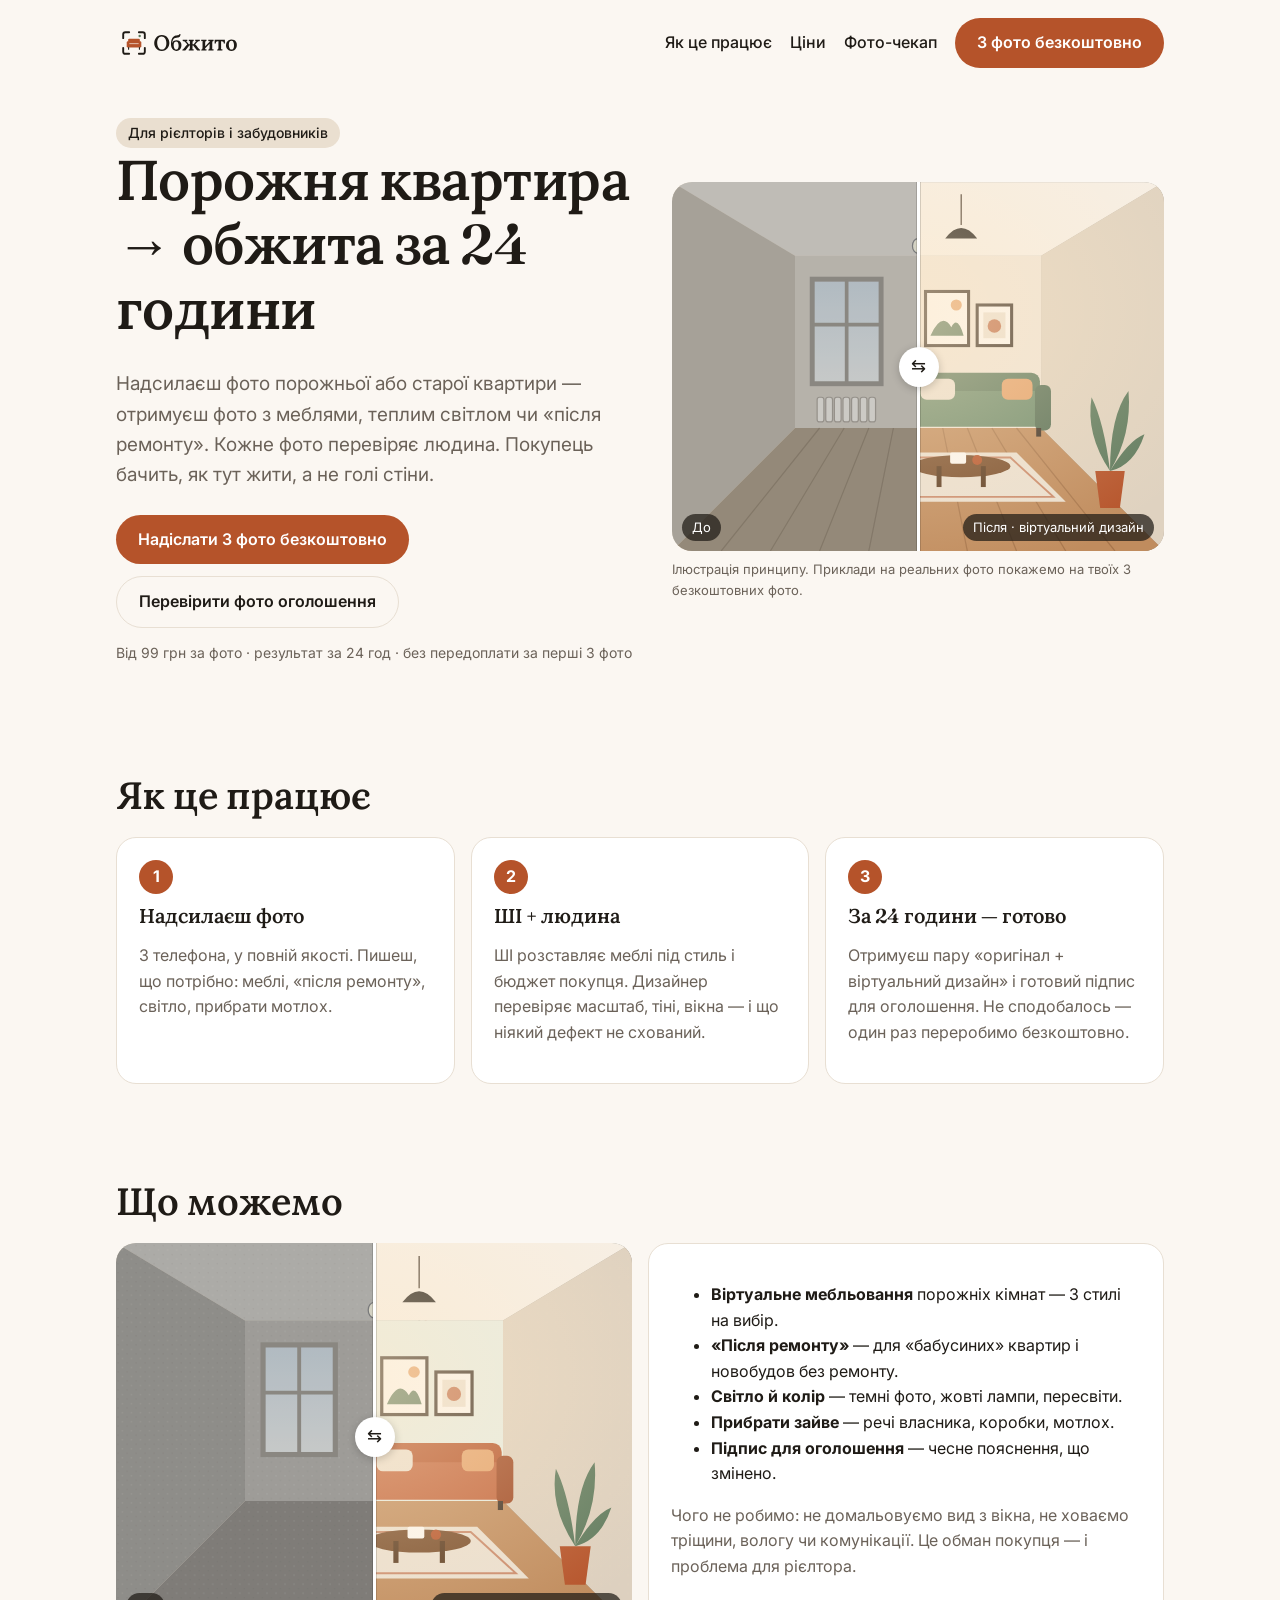
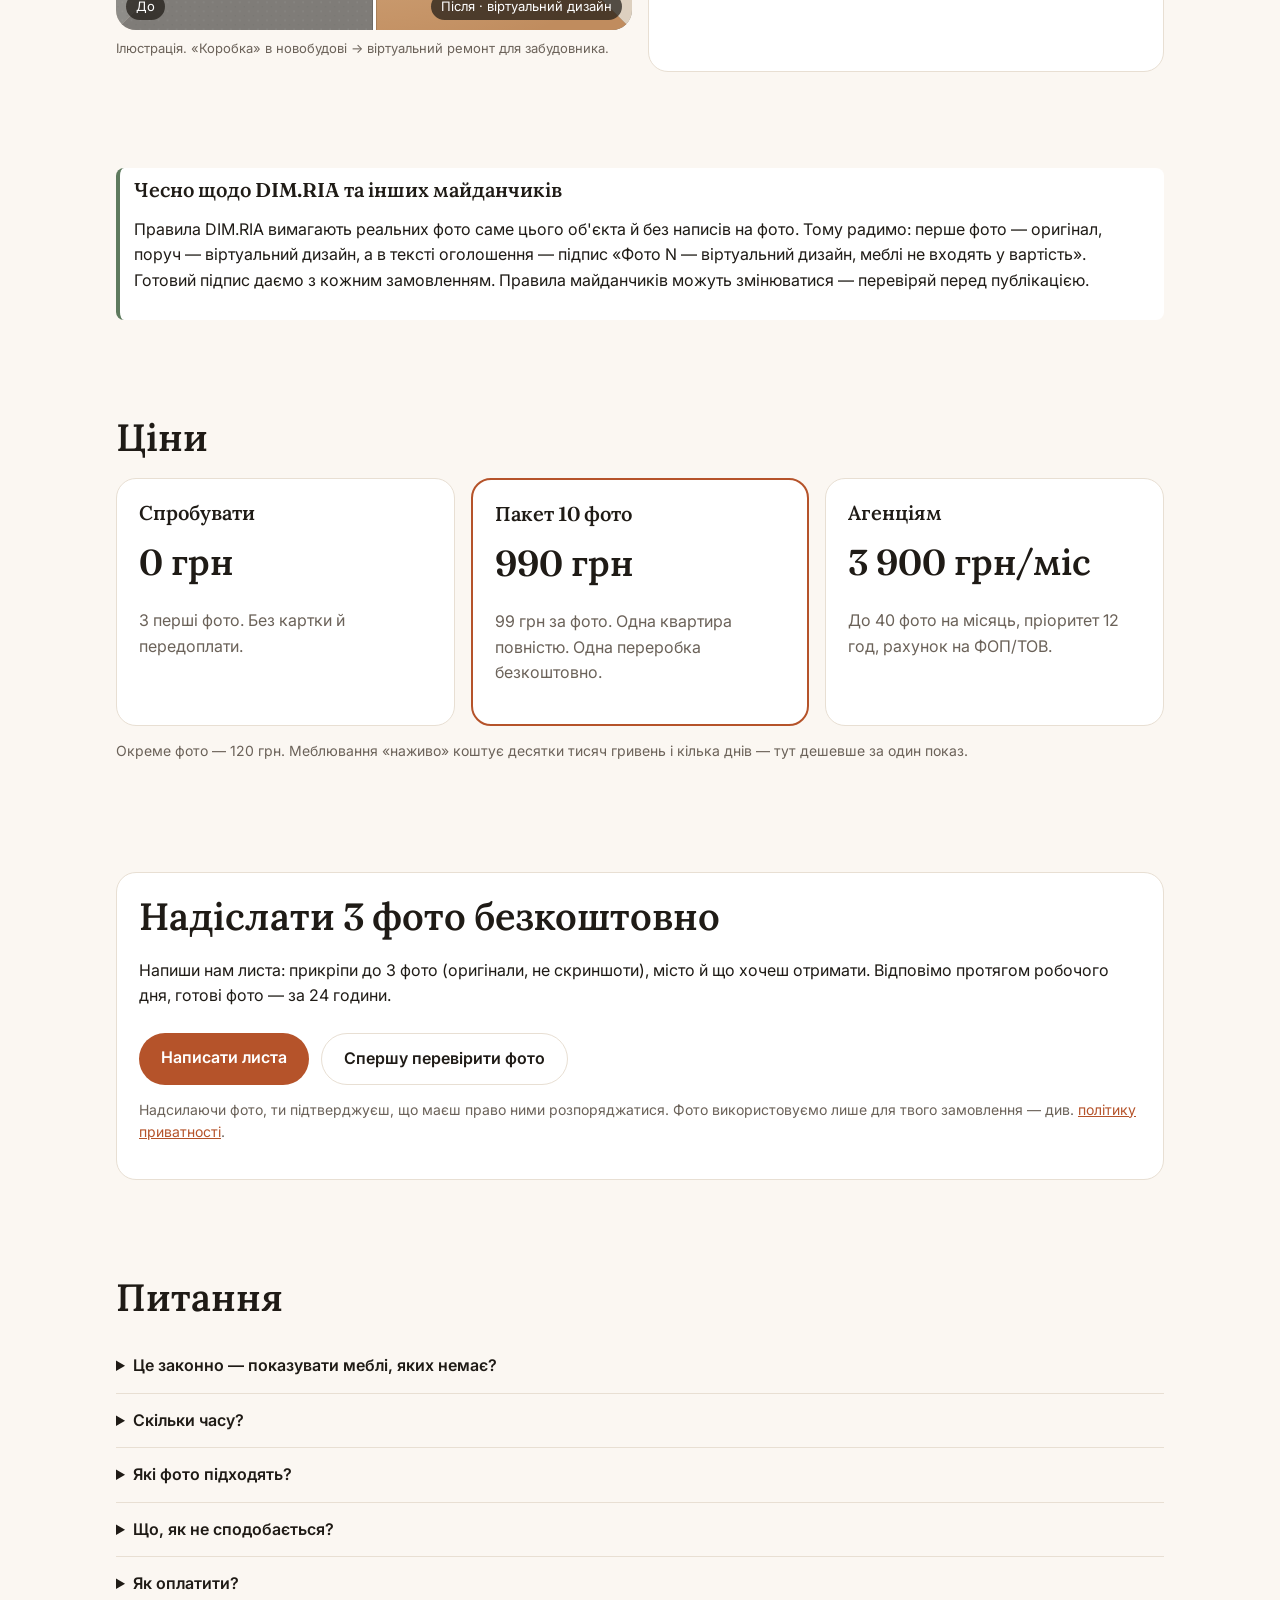
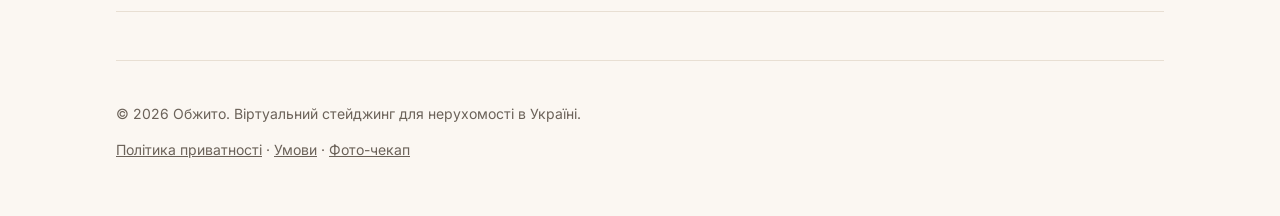
<file: index.html>
<!doctype html>
<html lang="uk">
<head>
<meta charset="utf-8">
<meta name="viewport" content="width=device-width,initial-scale=1">
<title>Обжито — віртуальне мебльовання квартир для рієлторів</title>
<meta name="description" content="Надішли фото порожньої квартири — за 24 години отримаєш фото з меблями, кращим світлом чи «після ремонту». Перші 3 фото безкоштовно.">
<meta property="og:title" content="Обжито — порожня квартира → обжита за 24 години">
<meta property="og:description" content="Віртуальне мебльовання для рієлторів і забудовників. Перші 3 фото безкоштовно.">
<meta property="og:image" content="og-image.png">
<link rel="icon" href="favicon.svg" type="image/svg+xml">
<link rel="preconnect" href="https://fonts.googleapis.com"><link rel="preconnect" href="https://fonts.gstatic.com" crossorigin>
<link href="https://fonts.googleapis.com/css2?family=Fraunces:opsz,wght@9..144,600&family=Inter:wght@400;500;600;700&family=Lora:wght@600&display=swap" rel="stylesheet">
<link rel="stylesheet" href="styles.css">
</head>
<body>
<div class="wrap">
<header class="top">
  <a class="logo" href="./" aria-label="Обжито — на головну"><img class="light" src="logo.svg" alt="Обжито"><img class="dark" src="logo-dark.svg" alt="Обжито"></a>
  <nav><a href="#how">Як це працює</a><a href="#price">Ціни</a><a href="check.html">Фото-чекап</a><a class="btn" href="#order" data-testid="nav-order">3 фото безкоштовно</a></nav>
</header>

<section class="hero">
  <div>
    <span class="pill">Для рієлторів і забудовників</span>
    <h1>Порожня квартира → обжита за 24 години</h1>
    <p class="lead">Надсилаєш фото порожньої або старої квартири — отримуєш фото з меблями, теплим світлом чи «після ремонту». Кожне фото перевіряє людина. Покупець бачить, як тут жити, а не голі стіни.</p>
    <div class="cta-row">
      <a class="btn" href="#order">Надіслати 3 фото безкоштовно</a>
      <a class="btn ghost" href="check.html">Перевірити фото оголошення</a>
    </div>
    <p class="muted" style="font-size:14px">Від 99 грн за фото · результат за 24 год · без передоплати за перші 3 фото</p>
  </div>
  <div>
    <div class="ba" data-ba style="--pos:50%">
      <img src="img/room-before.svg" alt="Ілюстрація: порожня кімната з голими стінами">
      <img class="after" src="img/room-after.svg" alt="Ілюстрація: та сама кімната з диваном, лампою й рослинами">
      <span class="handle" aria-hidden="true"></span>
      <span class="tag l">До</span><span class="tag r">Після · віртуальний дизайн</span>
      <input type="range" min="0" max="100" value="50" aria-label="Порівняти до і після">
    </div>
    <p class="caption">Ілюстрація принципу. Приклади на реальних фото покажемо на твоїх 3 безкоштовних фото.</p>
  </div>
</section>

<section id="how">
  <h2>Як це працює</h2>
  <div class="grid3">
    <div class="card step"><b>1</b><h3>Надсилаєш фото</h3><p class="muted">З телефона, у повній якості. Пишеш, що потрібно: меблі, «після ремонту», світло, прибрати мотлох.</p></div>
    <div class="card step"><b>2</b><h3>ШІ + людина</h3><p class="muted">ШІ розставляє меблі під стиль і бюджет покупця. Дизайнер перевіряє масштаб, тіні, вікна — і що ніякий дефект не схований.</p></div>
    <div class="card step"><b>3</b><h3>За 24 години — готово</h3><p class="muted">Отримуєш пару «оригінал + віртуальний дизайн» і готовий підпис для оголошення. Не сподобалось — один раз переробимо безкоштовно.</p></div>
  </div>
</section>

<section>
  <h2>Що можемо</h2>
  <div class="grid2">
    <div>
      <div class="ba" data-ba style="--pos:50%">
        <img src="img/box-before.svg" alt="Ілюстрація: квартира в новобудові без ремонту, бетон">
        <img class="after" src="img/box-after.svg" alt="Ілюстрація: та сама квартира після віртуального ремонту з меблями">
        <span class="handle" aria-hidden="true"></span>
        <span class="tag l">До</span><span class="tag r">Після · віртуальний дизайн</span>
        <input type="range" min="0" max="100" value="50" aria-label="Порівняти до і після">
      </div>
      <p class="caption">Ілюстрація. «Коробка» в новобудові → віртуальний ремонт для забудовника.</p>
    </div>
    <div class="card">
      <ul>
        <li><b>Віртуальне мебльовання</b> порожніх кімнат — 3 стилі на вибір.</li>
        <li><b>«Після ремонту»</b> — для «бабусиних» квартир і новобудов без ремонту.</li>
        <li><b>Світло й колір</b> — темні фото, жовті лампи, пересвіти.</li>
        <li><b>Прибрати зайве</b> — речі власника, коробки, мотлох.</li>
        <li><b>Підпис для оголошення</b> — чесне пояснення, що змінено.</li>
      </ul>
      <p class="muted">Чого не робимо: не домальовуємо вид з вікна, не ховаємо тріщини, вологу чи комунікації. Це обман покупця — і проблема для рієлтора.</p>
    </div>
  </div>
</section>

<section>
  <div class="note">
    <h3>Чесно щодо DIM.RIA та інших майданчиків</h3>
    <p>Правила DIM.RIA вимагають реальних фото саме цього об'єкта й без написів на фото. Тому радимо: перше фото — оригінал, поруч — віртуальний дизайн, а в тексті оголошення — підпис «Фото N — віртуальний дизайн, меблі не входять у вартість». Готовий підпис даємо з кожним замовленням. Правила майданчиків можуть змінюватися — перевіряй перед публікацією.</p>
  </div>
</section>

<section id="price">
  <h2>Ціни</h2>
  <div class="grid3">
    <div class="card price"><h3>Спробувати</h3><div class="num">0 грн</div><p class="muted">3 перші фото. Без картки й передоплати.</p></div>
    <div class="card price hl"><h3>Пакет 10 фото</h3><div class="num">990 грн</div><p class="muted">99 грн за фото. Одна квартира повністю. Одна переробка безкоштовно.</p></div>
    <div class="card price"><h3>Агенціям</h3><div class="num">3 900 грн/міс</div><p class="muted">До 40 фото на місяць, пріоритет 12 год, рахунок на ФОП/ТОВ.</p></div>
  </div>
  <p class="muted" style="font-size:14px">Окреме фото — 120 грн. Меблювання «наживо» коштує десятки тисяч гривень і кілька днів — тут дешевше за один показ.</p>
</section>

<section id="order">
  <div class="card">
    <h2>Надіслати 3 фото безкоштовно</h2>
    <p>Напиши нам листа: прикріпи до 3 фото (оригінали, не скриншоти), місто й що хочеш отримати. Відповімо протягом робочого дня, готові фото — за 24 години.</p>
    <div class="cta-row">
      <a class="btn" data-contact="mail" href="mailto:hello@obzhyto.com.ua?subject=%D0%A5%D0%BE%D1%87%D1%83%203%20%D1%84%D0%BE%D1%82%D0%BE%20%D0%B1%D0%B5%D0%B7%D0%BA%D0%BE%D1%88%D1%82%D0%BE%D0%B2%D0%BD%D0%BE">Написати листа</a>
      <a class="btn ghost" href="check.html">Спершу перевірити фото</a>
    </div>
    <p class="muted" style="font-size:14px">Надсилаючи фото, ти підтверджуєш, що маєш право ними розпоряджатися. Фото використовуємо лише для твого замовлення — див. <a href="privacy.html">політику приватності</a>.</p>
  </div>
</section>

<section>
  <h2>Питання</h2>
  <details><summary>Це законно — показувати меблі, яких немає?</summary><p>Так, якщо чесно позначено. Ми завжди даємо пару «оригінал + віртуальний дизайн» і підпис для оголошення. Не ховаємо дефектів і не змінюємо вид з вікна, планування чи розміри.</p></details>
  <details><summary>Скільки часу?</summary><p>До 24 годин з моменту, як отримали фото. Для агенцій на підписці — до 12 годин.</p></details>
  <details><summary>Які фото підходять?</summary><p>Горизонтальні, світлі, у повній якості, знято з кута кімнати на висоті грудей. Перевір свої фото в <a href="check.html">безкоштовному фото-чекапі</a> — він працює просто в браузері.</p></details>
  <details><summary>Що, як не сподобається?</summary><p>Переробимо безкоштовно один раз — напиши, що змінити.</p></details>
  <details><summary>Як оплатити?</summary><p>Карткою за посиланням або за рахунком (для агенцій). Перші 3 фото — безкоштовно, без картки.</p></details>
</section>

<footer>
  <p>© 2026 Обжито. Віртуальний стейджинг для нерухомості в Україні.</p>
  <p><a href="privacy.html">Політика приватності</a> · <a href="terms.html">Умови</a> · <a href="check.html">Фото-чекап</a></p>
</footer>
</div>
<script>
document.querySelectorAll('[data-ba]').forEach(function (el) {
  var input = el.querySelector('input');
  input.addEventListener('input', function () { el.style.setProperty('--pos', input.value + '%'); });
});
</script>
</body>
</html>
</file>
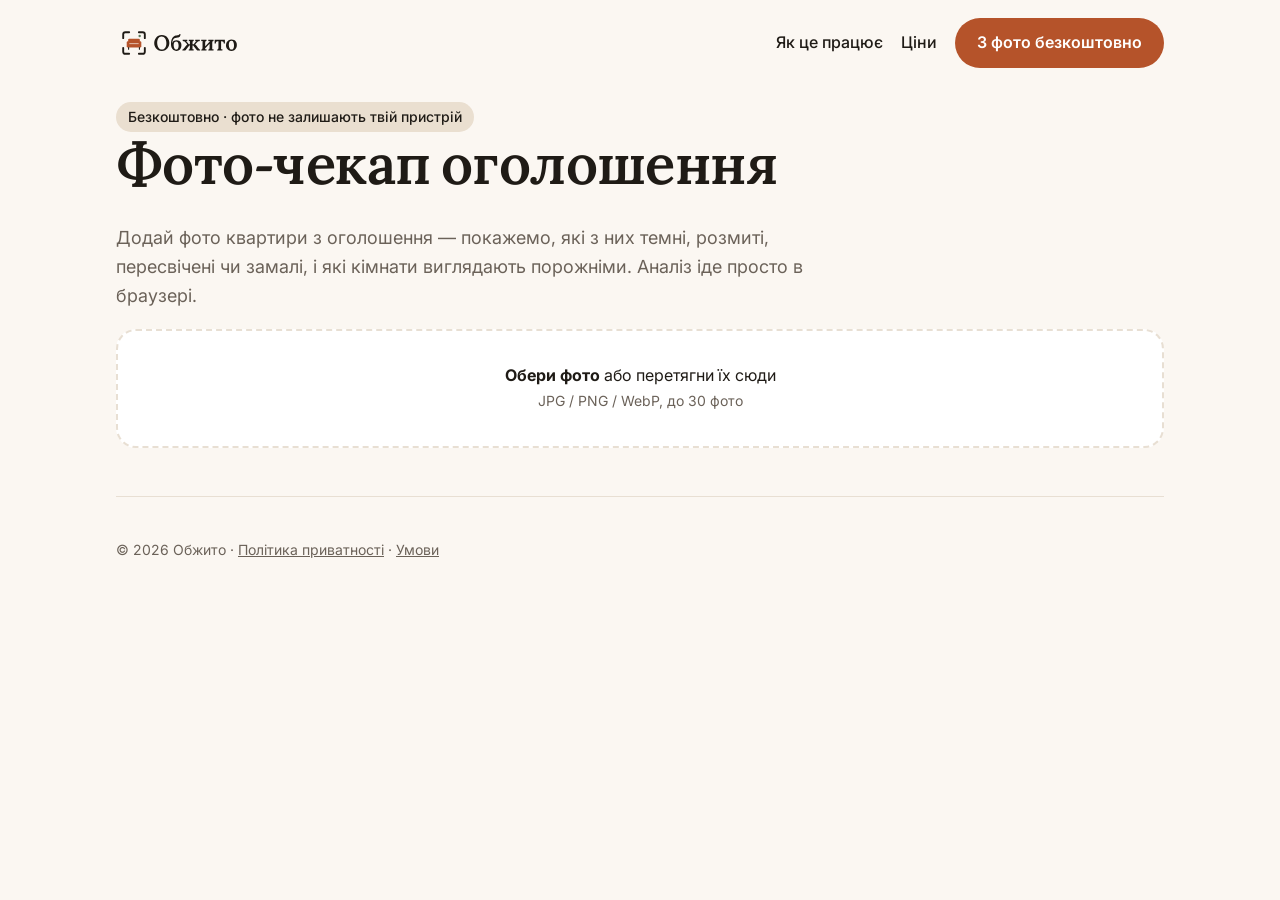
<file: check.html>
<!doctype html>
<html lang="uk">
<head>
<meta charset="utf-8">
<meta name="viewport" content="width=device-width,initial-scale=1">
<title>Фото-чекап оголошення — Обжито</title>
<meta name="description" content="Безкоштовно перевір фото оголошення про нерухомість: темні, розмиті, пересвічені, порожні кімнати. Фото нікуди не відправляються.">
<meta property="og:image" content="og-image.png">
<link rel="icon" href="favicon.svg" type="image/svg+xml">
<link rel="preconnect" href="https://fonts.googleapis.com"><link rel="preconnect" href="https://fonts.gstatic.com" crossorigin>
<link href="https://fonts.googleapis.com/css2?family=Fraunces:opsz,wght@9..144,600&family=Inter:wght@400;500;600;700&family=Lora:wght@600&display=swap" rel="stylesheet">
<link rel="stylesheet" href="styles.css">
</head>
<body>
<div class="wrap">
<header class="top">
  <a class="logo" href="./" aria-label="Обжито — на головну"><img class="light" src="logo.svg" alt="Обжито"><img class="dark" src="logo-dark.svg" alt="Обжито"></a>
  <nav><a href="./#how">Як це працює</a><a href="./#price">Ціни</a><a class="btn" href="./#order">3 фото безкоштовно</a></nav>
</header>

<section style="padding-top:16px">
  <span class="pill">Безкоштовно · фото не залишають твій пристрій</span>
  <h1>Фото-чекап оголошення</h1>
  <p class="lead muted" style="font-size:18px;max-width:40em">Додай фото квартири з оголошення — покажемо, які з них темні, розмиті, пересвічені чи замалі, і які кімнати виглядають порожніми. Аналіз іде просто в браузері.</p>

  <label class="drop" id="drop" data-testid="drop">
    <input type="file" id="files" accept="image/*" multiple hidden>
    <strong>Обери фото</strong> або перетягни їх сюди<br>
    <span class="muted" style="font-size:14px">JPG / PNG / WebP, до 30 фото</span>
  </label>
</section>

<section id="result" hidden style="padding-top:0">
  <div class="card" style="display:flex;gap:24px;flex-wrap:wrap;align-items:center">
    <div><div class="score" id="score">—</div><div class="muted">бал оголошення зі 100</div></div>
    <div style="flex:1;min-width:240px"><ul id="tips" style="margin:0;padding-left:18px"></ul></div>
  </div>
  <div class="photos" id="photos"></div>
  <div class="card" id="cta" style="margin-top:20px">
    <h3>Хочеш, щоб ці фото продавали?</h3>
    <p class="muted">Виправимо світло, приберемо зайве або віртуально мебльуємо порожні кімнати. Перші 3 фото — безкоштовно, за 24 години.</p>
    <a class="btn" href="./#order">Надіслати 3 фото безкоштовно</a>
  </div>
  <p class="caption">Це автоматична оцінка за простими правилами (яскравість, контраст, різкість, розмір). Вона може помилятися — довіряй і своєму оку.</p>
</section>

<footer>
  <p>© 2026 Обжито · <a href="privacy.html">Політика приватності</a> · <a href="terms.html">Умови</a></p>
</footer>
</div>
<script src="photo-core.js"></script>
<script src="checker.js"></script>
</body>
</html>
</file>
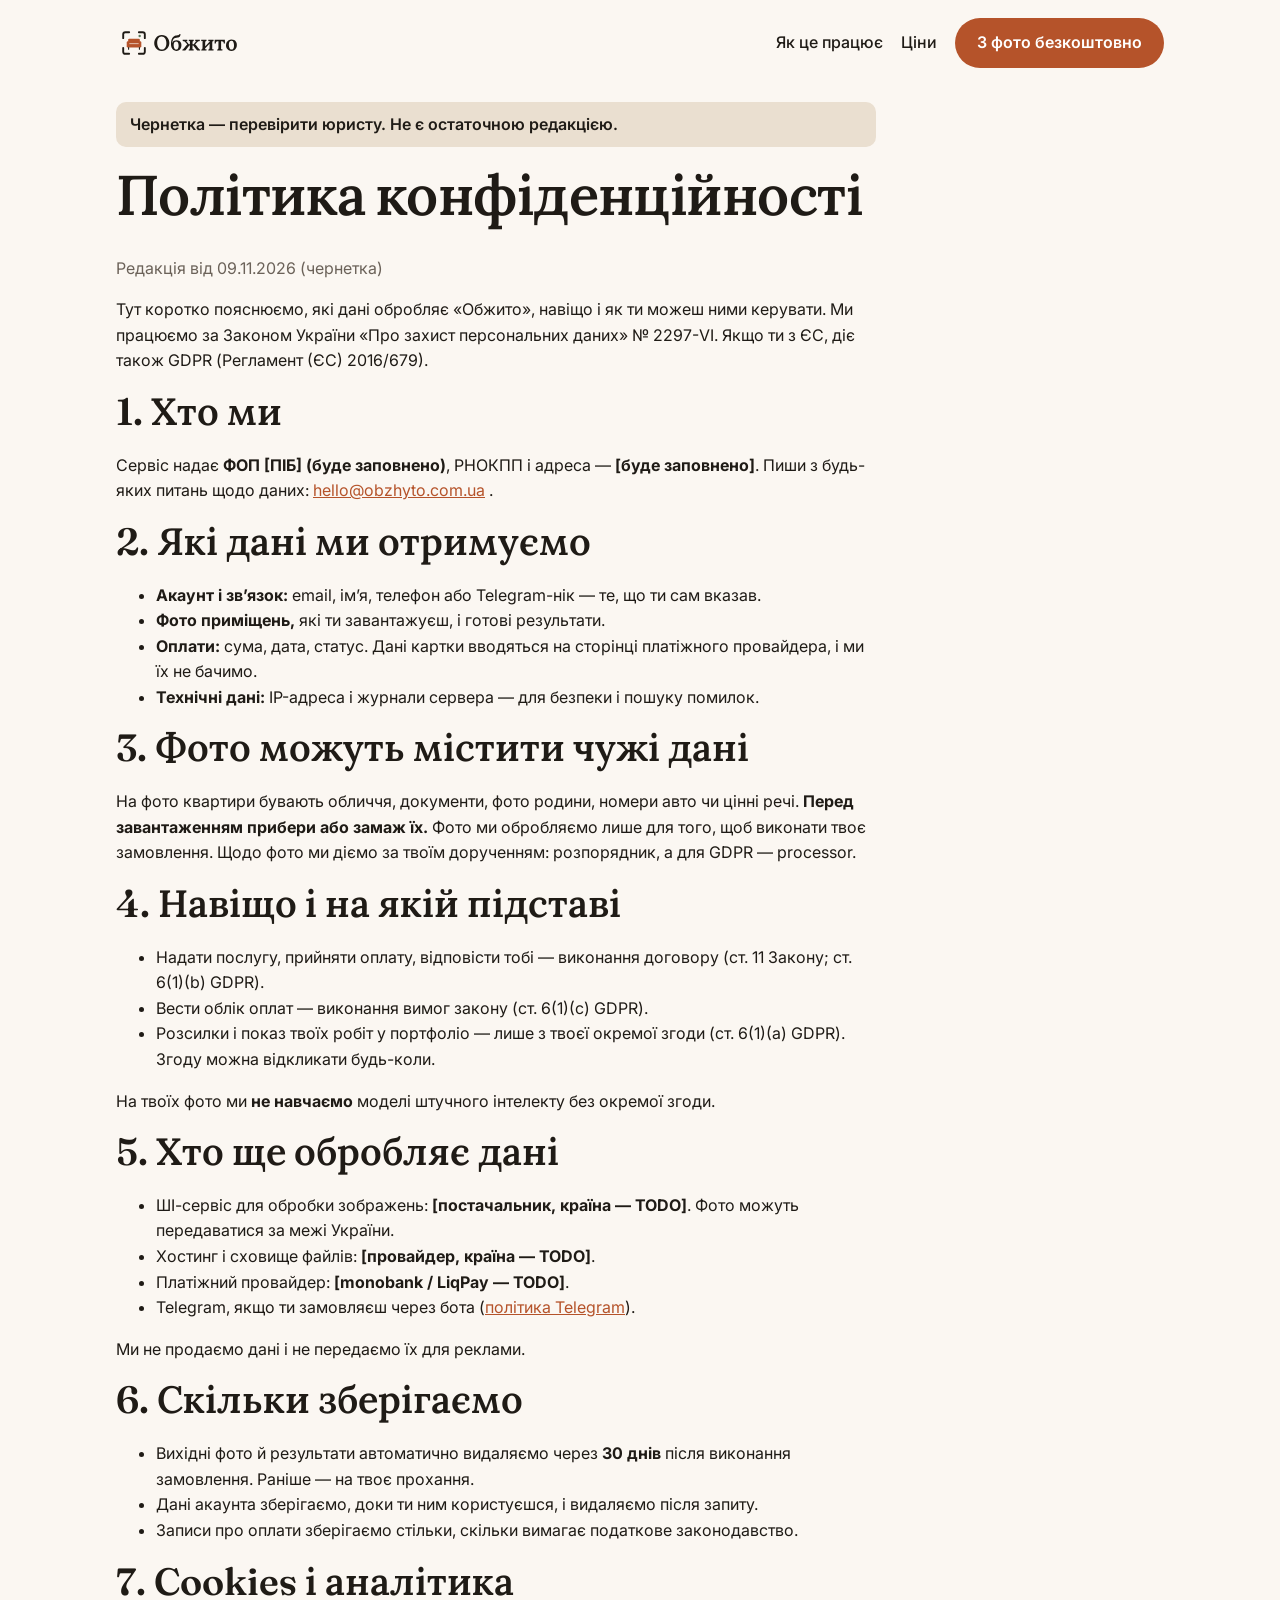
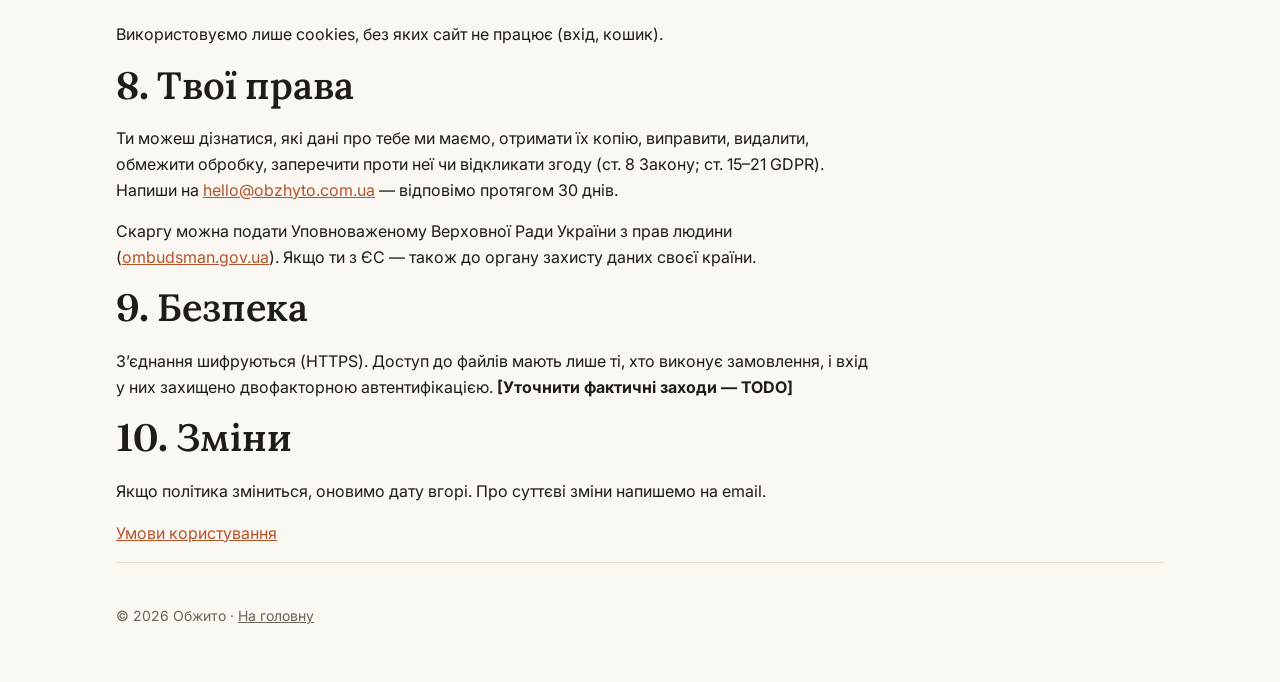
<file: privacy.html>
<!doctype html>
<html lang="uk">
<head>
<meta charset="utf-8">
<meta name="viewport" content="width=device-width,initial-scale=1">
<title>Політика приватності — Обжито</title>
<meta property="og:image" content="og-image.png">
<link rel="icon" href="favicon.svg" type="image/svg+xml">
<link rel="preconnect" href="https://fonts.googleapis.com"><link rel="preconnect" href="https://fonts.gstatic.com" crossorigin>
<link href="https://fonts.googleapis.com/css2?family=Fraunces:opsz,wght@9..144,600&family=Inter:wght@400;500;600;700&family=Lora:wght@600&display=swap" rel="stylesheet">
<link rel="stylesheet" href="styles.css">
</head>
<body class="legal">
<div class="wrap">
<header class="top">
  <a class="logo" href="./" aria-label="Обжито — на головну"><img class="light" src="logo.svg" alt="Обжито"><img class="dark" src="logo-dark.svg" alt="Обжито"></a>
  <nav><a href="./#how">Як це працює</a><a href="./#price">Ціни</a><a class="btn" href="./#order">3 фото безкоштовно</a></nav>
</header>

<main>
<p class="draft-banner">Чернетка — перевірити юристу. Не є остаточною редакцією.</p>
<h1>Політика конфіденційності</h1>
<p class="muted">Редакція від 09.11.2026 (чернетка)</p>

<p>Тут коротко пояснюємо, які дані обробляє «Обжито», навіщо і як ти можеш ними керувати. Ми працюємо за Законом України «Про захист персональних даних» № 2297-VI. Якщо ти з ЄС, діє також GDPR (Регламент (ЄС) 2016/679).</p>

<h2>1. Хто ми</h2>
<p>Сервіс надає <strong>ФОП [ПІБ] (буде заповнено)</strong>, РНОКПП і адреса — <strong>[буде заповнено]</strong>. Пиши з будь-яких питань щодо даних: <a href="mailto:hello@obzhyto.com.ua">hello@obzhyto.com.ua</a> <!-- TODO: перевірити, що скринька створена і працює -->.</p>

<h2>2. Які дані ми отримуємо</h2>
<ul>
  <li><strong>Акаунт і звʼязок:</strong> email, імʼя, телефон або Telegram-нік — те, що ти сам вказав.</li>
  <li><strong>Фото приміщень,</strong> які ти завантажуєш, і готові результати.</li>
  <li><strong>Оплати:</strong> сума, дата, статус. Дані картки вводяться на сторінці платіжного провайдера, і ми їх не бачимо.</li>
  <li><strong>Технічні дані:</strong> IP-адреса і журнали сервера — для безпеки і пошуку помилок.</li>
</ul>

<h2>3. Фото можуть містити чужі дані</h2>
<p>На фото квартири бувають обличчя, документи, фото родини, номери авто чи цінні речі. <strong>Перед завантаженням прибери або замаж їх.</strong> Фото ми обробляємо лише для того, щоб виконати твоє замовлення. Щодо фото ми діємо за твоїм дорученням: розпорядник, а для GDPR — processor.</p>

<h2>4. Навіщо і на якій підставі</h2>
<ul>
  <li>Надати послугу, прийняти оплату, відповісти тобі — виконання договору (ст. 11 Закону; ст. 6(1)(b) GDPR).</li>
  <li>Вести облік оплат — виконання вимог закону (ст. 6(1)(c) GDPR).</li>
  <li>Розсилки і показ твоїх робіт у портфоліо — лише з твоєї окремої згоди (ст. 6(1)(a) GDPR). Згоду можна відкликати будь-коли.</li>
</ul>
<p>На твоїх фото ми <strong>не навчаємо</strong> моделі штучного інтелекту без окремої згоди.</p>

<h2>5. Хто ще обробляє дані</h2>
<ul>
  <li>ШІ-сервіс для обробки зображень: <strong>[постачальник, країна — TODO]</strong>. Фото можуть передаватися за межі України.</li>
  <li>Хостинг і сховище файлів: <strong>[провайдер, країна — TODO]</strong>.</li>
  <li>Платіжний провайдер: <strong>[monobank / LiqPay — TODO]</strong>.</li>
  <li>Telegram, якщо ти замовляєш через бота (<a href="https://telegram.org/privacy" rel="noopener">політика Telegram</a>).</li>
</ul>
<p>Ми не продаємо дані і не передаємо їх для реклами.</p>

<h2>6. Скільки зберігаємо</h2>
<ul>
  <li>Вихідні фото й результати автоматично видаляємо через <strong>30 днів</strong> після виконання замовлення. Раніше — на твоє прохання.</li>
  <li>Дані акаунта зберігаємо, доки ти ним користуєшся, і видаляємо після запиту.</li>
  <li>Записи про оплати зберігаємо стільки, скільки вимагає податкове законодавство.</li>
</ul>

<h2>7. Cookies і аналітика</h2>
<p>Використовуємо лише cookies, без яких сайт не працює (вхід, кошик). <!-- TODO: якщо додамо аналітику — описати тут, що рахуємо і як вимкнути. --></p>

<h2>8. Твої права</h2>
<p>Ти можеш дізнатися, які дані про тебе ми маємо, отримати їх копію, виправити, видалити, обмежити обробку, заперечити проти неї чи відкликати згоду (ст. 8 Закону; ст. 15–21 GDPR). Напиши на <a href="mailto:hello@obzhyto.com.ua">hello@obzhyto.com.ua</a> — відповімо протягом 30 днів.</p>
<p>Скаргу можна подати Уповноваженому Верховної Ради України з прав людини (<a href="https://ombudsman.gov.ua" rel="noopener">ombudsman.gov.ua</a>). Якщо ти з ЄС — також до органу захисту даних своєї країни.</p>

<h2>9. Безпека</h2>
<p>Зʼєднання шифруються (HTTPS). Доступ до файлів мають лише ті, хто виконує замовлення, і вхід у них захищено двофакторною автентифікацією. <strong>[Уточнити фактичні заходи — TODO]</strong></p>

<h2>10. Зміни</h2>
<p>Якщо політика зміниться, оновимо дату вгорі. Про суттєві зміни напишемо на email.</p>

<p><a href="terms.html">Умови користування</a></p>

</main>
<footer><p>© 2026 Обжито · <a href="./">На головну</a></p></footer>
</div>
</body>
</html>
</file>
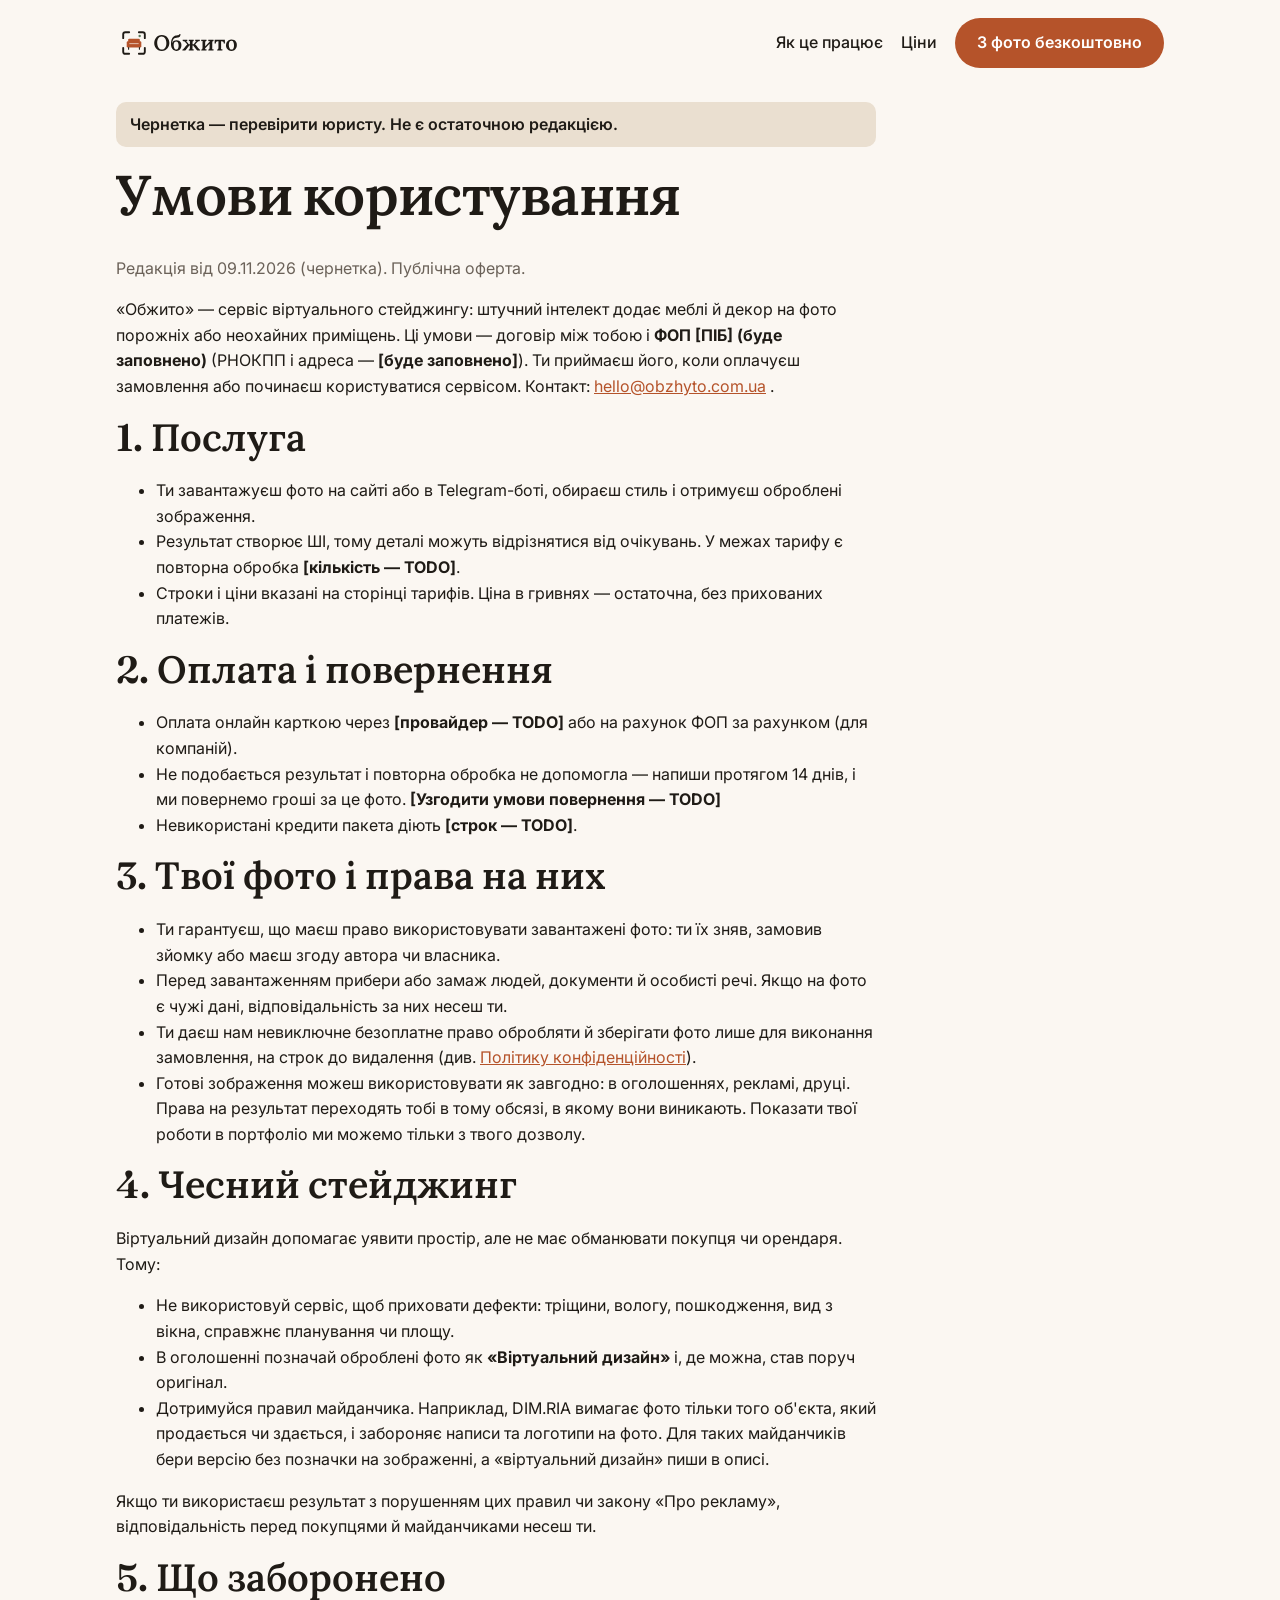
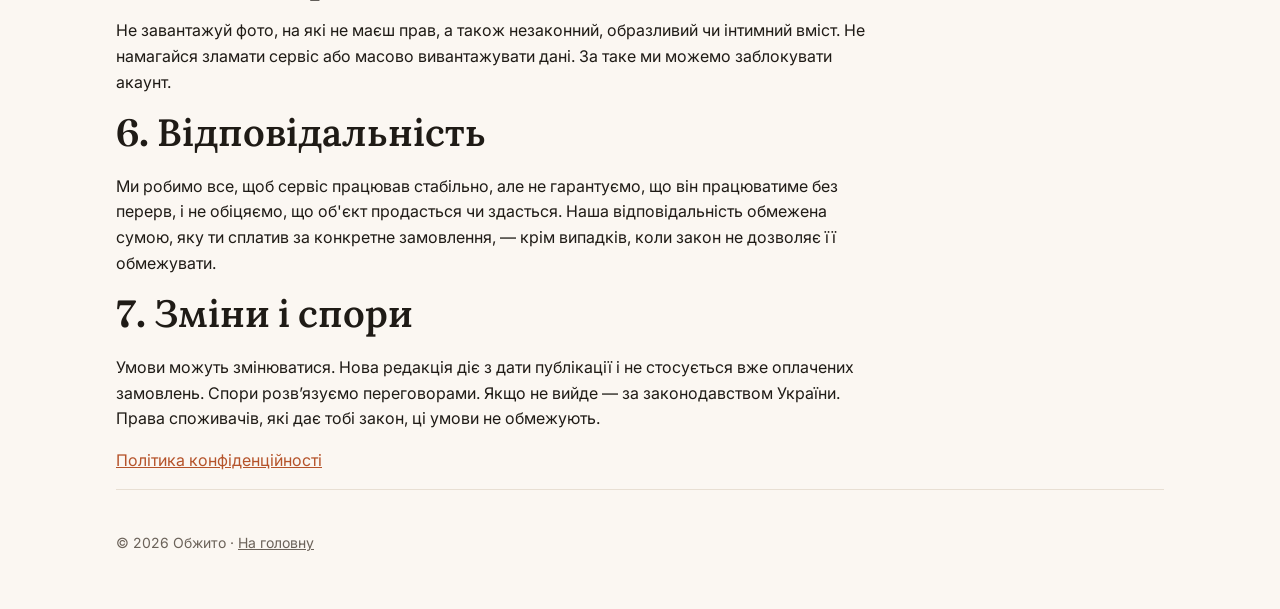
<file: terms.html>
<!doctype html>
<html lang="uk">
<head>
<meta charset="utf-8">
<meta name="viewport" content="width=device-width,initial-scale=1">
<title>Умови — Обжито</title>
<meta property="og:image" content="og-image.png">
<link rel="icon" href="favicon.svg" type="image/svg+xml">
<link rel="preconnect" href="https://fonts.googleapis.com"><link rel="preconnect" href="https://fonts.gstatic.com" crossorigin>
<link href="https://fonts.googleapis.com/css2?family=Fraunces:opsz,wght@9..144,600&family=Inter:wght@400;500;600;700&family=Lora:wght@600&display=swap" rel="stylesheet">
<link rel="stylesheet" href="styles.css">
</head>
<body class="legal">
<div class="wrap">
<header class="top">
  <a class="logo" href="./" aria-label="Обжито — на головну"><img class="light" src="logo.svg" alt="Обжито"><img class="dark" src="logo-dark.svg" alt="Обжито"></a>
  <nav><a href="./#how">Як це працює</a><a href="./#price">Ціни</a><a class="btn" href="./#order">3 фото безкоштовно</a></nav>
</header>

<main>
<p class="draft-banner">Чернетка — перевірити юристу. Не є остаточною редакцією.</p>
<h1>Умови користування</h1>
<p class="muted">Редакція від 09.11.2026 (чернетка). Публічна оферта.</p>

<p>«Обжито» — сервіс віртуального стейджингу: штучний інтелект додає меблі й декор на фото порожніх або неохайних приміщень. Ці умови — договір між тобою і <strong>ФОП [ПІБ] (буде заповнено)</strong> (РНОКПП і адреса — <strong>[буде заповнено]</strong>). Ти приймаєш його, коли оплачуєш замовлення або починаєш користуватися сервісом. Контакт: <a href="mailto:hello@obzhyto.com.ua">hello@obzhyto.com.ua</a> <!-- TODO: перевірити, що скринька створена і працює -->.</p>

<h2>1. Послуга</h2>
<ul>
  <li>Ти завантажуєш фото на сайті або в Telegram-боті, обираєш стиль і отримуєш оброблені зображення.</li>
  <li>Результат створює ШІ, тому деталі можуть відрізнятися від очікувань. У межах тарифу є повторна обробка <strong>[кількість — TODO]</strong>.</li>
  <li>Строки і ціни вказані на сторінці тарифів. Ціна в гривнях — остаточна, без прихованих платежів.</li>
</ul>

<h2>2. Оплата і повернення</h2>
<ul>
  <li>Оплата онлайн карткою через <strong>[провайдер — TODO]</strong> або на рахунок ФОП за рахунком (для компаній).</li>
  <li>Не подобається результат і повторна обробка не допомогла — напиши протягом 14 днів, і ми повернемо гроші за це фото. <strong>[Узгодити умови повернення — TODO]</strong></li>
  <li>Невикористані кредити пакета діють <strong>[строк — TODO]</strong>.</li>
</ul>

<h2>3. Твої фото і права на них</h2>
<ul>
  <li>Ти гарантуєш, що маєш право використовувати завантажені фото: ти їх зняв, замовив зйомку або маєш згоду автора чи власника.</li>
  <li>Перед завантаженням прибери або замаж людей, документи й особисті речі. Якщо на фото є чужі дані, відповідальність за них несеш ти.</li>
  <li>Ти даєш нам невиключне безоплатне право обробляти й зберігати фото лише для виконання замовлення, на строк до видалення (див. <a href="privacy.html">Політику конфіденційності</a>).</li>
  <li>Готові зображення можеш використовувати як завгодно: в оголошеннях, рекламі, друці. Права на результат переходять тобі в тому обсязі, в якому вони виникають. Показати твої роботи в портфоліо ми можемо тільки з твого дозволу.</li>
</ul>

<h2>4. Чесний стейджинг</h2>
<p>Віртуальний дизайн допомагає уявити простір, але не має обманювати покупця чи орендаря. Тому:</p>
<ul>
  <li>Не використовуй сервіс, щоб приховати дефекти: тріщини, вологу, пошкодження, вид з вікна, справжнє планування чи площу.</li>
  <li>В оголошенні позначай оброблені фото як <strong>«Віртуальний дизайн»</strong> і, де можна, став поруч оригінал.</li>
  <li>Дотримуйся правил майданчика. Наприклад, DIM.RIA вимагає фото тільки того об'єкта, який продається чи здається, і забороняє написи та логотипи на фото. Для таких майданчиків бери версію без позначки на зображенні, а «віртуальний дизайн» пиши в описі.</li>
</ul>
<p>Якщо ти використаєш результат з порушенням цих правил чи закону «Про рекламу», відповідальність перед покупцями й майданчиками несеш ти.</p>

<h2>5. Що заборонено</h2>
<p>Не завантажуй фото, на які не маєш прав, а також незаконний, образливий чи інтимний вміст. Не намагайся зламати сервіс або масово вивантажувати дані. За таке ми можемо заблокувати акаунт.</p>

<h2>6. Відповідальність</h2>
<p>Ми робимо все, щоб сервіс працював стабільно, але не гарантуємо, що він працюватиме без перерв, і не обіцяємо, що об'єкт продасться чи здасться. Наша відповідальність обмежена сумою, яку ти сплатив за конкретне замовлення, — крім випадків, коли закон не дозволяє її обмежувати.</p>

<h2>7. Зміни і спори</h2>
<p>Умови можуть змінюватися. Нова редакція діє з дати публікації і не стосується вже оплачених замовлень. Спори розвʼязуємо переговорами. Якщо не вийде — за законодавством України. Права споживачів, які дає тобі закон, ці умови не обмежують.</p>

<p><a href="privacy.html">Політика конфіденційності</a></p>

</main>
<footer><p>© 2026 Обжито · <a href="./">На головну</a></p></footer>
</div>
</body>
</html>
</file>
<file: styles.css>
/* Обжито — стилі сайту. Токени — з brand/tokens.md */
:root{
  --bg:#FBF7F2; --surface:#FFFFFF; --ink:#1F1B16; --muted:#6B6259; --line:#E8DFD3;
  --accent:#B5532A; --accent-ink:#FFFFFF; --sage:#5E7A5E; --sand:#EADFD0;
  --warn:#9E4723; --radius:20px;
  --serif:"Fraunces","Lora",Georgia,serif;
  --sans:"Inter",system-ui,-apple-system,"Segoe UI",sans-serif;
  color-scheme: light dark;
}
@media (prefers-color-scheme: dark){ :root{
  --bg:#141210; --surface:#1E1B18; --ink:#F2ECE4; --muted:#A89F94; --line:#2E2A25;
  --accent:#E08A5E; --accent-ink:#1F1B16; --sage:#8FAE8F; --sand:#2E2A25; --warn:#E08A5E;
}}
*{box-sizing:border-box}
html{-webkit-text-size-adjust:100%}
body{margin:0;background:var(--bg);color:var(--ink);font:16px/1.6 var(--sans)}
a{color:var(--accent)}
img{max-width:100%;display:block}
.wrap{max-width:1080px;margin:0 auto;padding:0 16px}
h1,h2,h3{font-family:var(--serif);font-weight:600;line-height:1.15;margin:0 0 .5em}
h1{font-size:clamp(32px,6vw,56px);letter-spacing:-.01em}
h2{font-size:clamp(26px,4vw,38px)}
h3{font-size:20px}
.muted{color:var(--muted)}
header.top{display:flex;align-items:center;justify-content:space-between;gap:12px;padding:18px 0}
header.top .logo img{height:36px;width:auto}
.logo .dark{display:none}
@media (prefers-color-scheme: dark){ .logo .light{display:none} .logo .dark{display:block} }
nav a{color:var(--ink);text-decoration:none;margin-left:18px;font-weight:500}
nav a.btn{color:var(--accent-ink)}
@media (max-width:640px){ nav a:not(.btn){display:none} }
.btn{display:inline-block;background:var(--accent);color:var(--accent-ink);text-decoration:none;font-weight:600;padding:12px 22px;border-radius:999px;border:0;cursor:pointer;font-size:16px}
.btn.ghost{background:transparent;color:var(--ink);border:1.5px solid var(--line)}
.btn:focus-visible,.ghost:focus-visible{outline:3px solid var(--sage);outline-offset:2px}
.pill{display:inline-block;background:var(--sand);color:var(--ink);border-radius:999px;padding:4px 12px;font-size:14px;font-weight:500}
section{padding:48px 0}
.hero{display:grid;grid-template-columns:1.05fr 1fr;gap:40px;align-items:center;padding:32px 0 48px}
@media (max-width:860px){ .hero{grid-template-columns:1fr} }
.hero p.lead{font-size:19px;color:var(--muted);max-width:34em}
.cta-row{display:flex;flex-wrap:wrap;gap:12px;margin:24px 0 8px}
.card{background:var(--surface);border:1px solid var(--line);border-radius:var(--radius);padding:22px}
.grid3{display:grid;grid-template-columns:repeat(3,1fr);gap:16px}
.grid2{display:grid;grid-template-columns:repeat(2,1fr);gap:16px}
@media (max-width:760px){ .grid3,.grid2{grid-template-columns:1fr} }
.step b{display:inline-grid;place-items:center;width:34px;height:34px;border-radius:50%;background:var(--accent);color:var(--accent-ink);margin-bottom:10px}
/* до/після */
.ba{position:relative;border-radius:var(--radius);overflow:hidden;aspect-ratio:4/3;background:var(--sand);user-select:none;touch-action:pan-y}
.ba img{position:absolute;inset:0;width:100%;height:100%;object-fit:cover}
.ba .after{clip-path:inset(0 0 0 var(--pos,50%))}
.ba .handle{position:absolute;top:0;bottom:0;left:var(--pos,50%);width:3px;background:#fff;transform:translateX(-1px);box-shadow:0 0 0 1px rgba(0,0,0,.15)}
.ba .handle::after{content:"⇆";position:absolute;top:50%;left:50%;transform:translate(-50%,-50%);width:40px;height:40px;border-radius:50%;background:#fff;color:#1F1B16;display:grid;place-items:center;font-size:18px;box-shadow:0 2px 8px rgba(0,0,0,.2)}
.ba input{position:absolute;inset:0;width:100%;height:100%;opacity:0;cursor:ew-resize;margin:0}
.ba .tag{position:absolute;bottom:10px;padding:3px 10px;border-radius:999px;font-size:13px;background:rgba(31,27,22,.72);color:#fff}
.ba .tag.l{left:10px}.ba .tag.r{right:10px}
.caption{font-size:13px;color:var(--muted);margin-top:8px}
.price .num{font-family:var(--serif);font-size:36px;font-weight:600}
.price.hl{border:2px solid var(--accent)}
details{border-bottom:1px solid var(--line);padding:14px 0}
summary{cursor:pointer;font-weight:600}
footer{border-top:1px solid var(--line);padding:28px 0 40px;color:var(--muted);font-size:14px}
footer a{color:var(--muted)}
.note{border-left:4px solid var(--sage);padding:10px 14px;background:var(--surface);border-radius:8px}
/* фото-чекап */
.drop{display:block;cursor:pointer;margin-top:16px;border:2px dashed var(--line);border-radius:var(--radius);padding:32px 16px;text-align:center;background:var(--surface)}
.drop.over{border-color:var(--accent)}
.score{font-family:var(--serif);font-size:56px;font-weight:600;line-height:1}
.photos{display:grid;grid-template-columns:repeat(auto-fill,minmax(240px,1fr));gap:14px;margin-top:18px}
.photo{background:var(--surface);border:1px solid var(--line);border-radius:16px;overflow:hidden}
.photo img{width:100%;aspect-ratio:4/3;object-fit:cover}
.photo .body{padding:12px 14px}
.photo ul{margin:6px 0 0;padding-left:18px;font-size:14px}
.photo li{margin:4px 0}
.photo li.warn{color:var(--warn)}
.photo li .fix{display:block;color:var(--muted)}
.badge{float:right;font-weight:700}
.legal main{max-width:760px}
.draft-banner{background:var(--sand);padding:10px 14px;border-radius:10px;font-weight:600}
nav a.btn{white-space:nowrap}
@media (max-width:640px){ nav a.btn{padding:10px 16px;font-size:15px} header.top .logo img{height:30px} }
</file>
